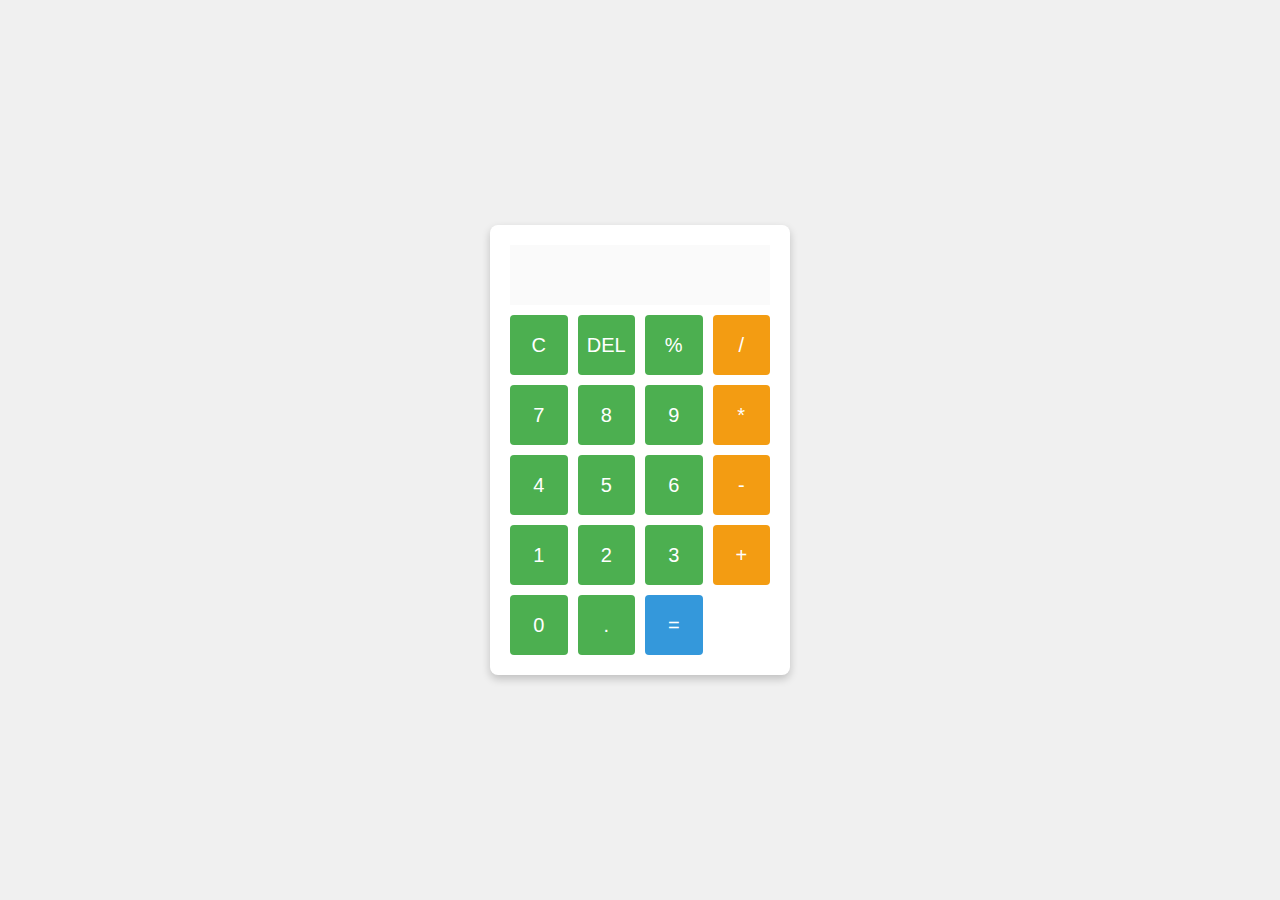
<file: calculator/index.html>
<!DOCTYPE html>
<html lang="en">
<head>
    <meta charset="UTF-8">
    <meta name="viewport" content="width=device-width, initial-scale=1.0">
    <title>Calculator</title>
    <link rel="stylesheet" href="styles.css">
</head>
<body>
    <div class="calculator">
        <input type="text" id="display" disabled />
        <div class="buttons">
            <button onclick="clearDisplay()">C</button>
            <button onclick="deleteLast()">DEL</button>
            <button onclick="appendToDisplay('%')">%</button>
            <button onclick="appendToDisplay('/')">/</button>
            <button onclick="appendToDisplay('7')">7</button>
            <button onclick="appendToDisplay('8')">8</button>
            <button onclick="appendToDisplay('9')">9</button>
            <button onclick="appendToDisplay('*')">*</button>
            <button onclick="appendToDisplay('4')">4</button>
            <button onclick="appendToDisplay('5')">5</button>
            <button onclick="appendToDisplay('6')">6</button>
            <button onclick="appendToDisplay('-')">-</button>
            <button onclick="appendToDisplay('1')">1</button>
            <button onclick="appendToDisplay('2')">2</button>
            <button onclick="appendToDisplay('3')">3</button>
            <button onclick="appendToDisplay('+')">+</button>
            <button onclick="appendToDisplay('0')">0</button>
            <button onclick="appendToDisplay('.')">.</button>
            <button onclick="calculate()">=</button>
        </div>
    </div>

    <script src="script.js"></script>
</body>
</html>
</file>
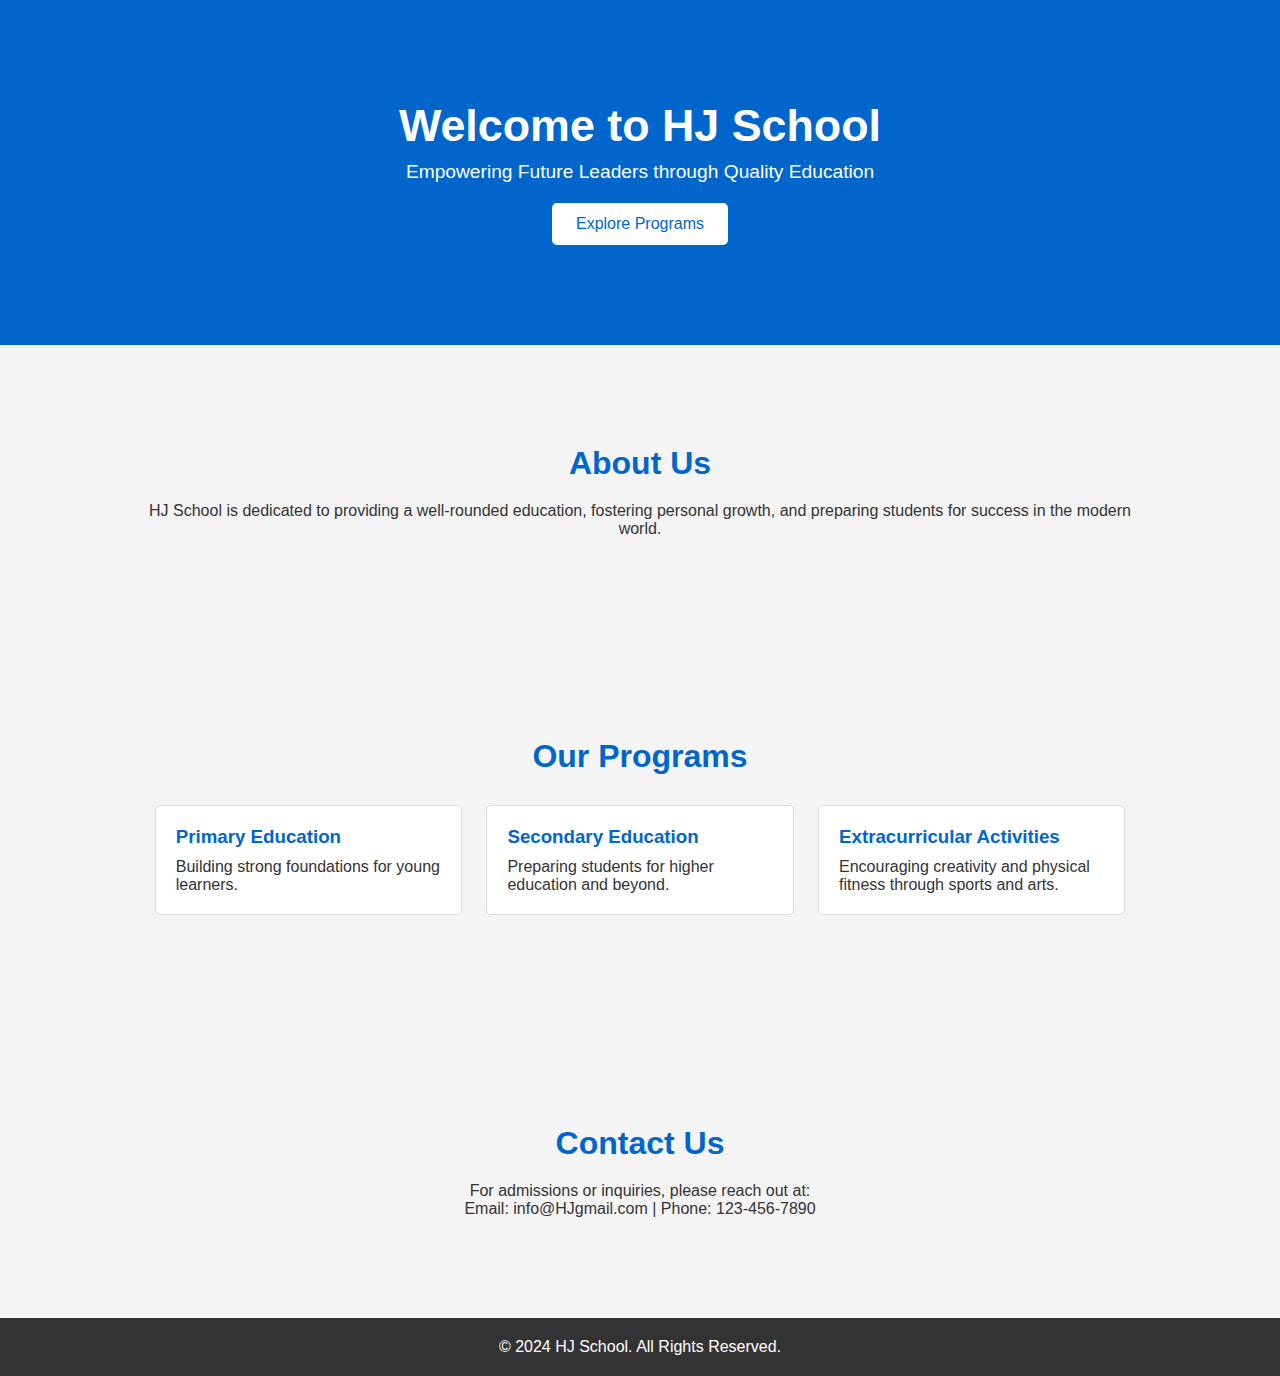
<file: landing page/index.html>
<!DOCTYPE html>
<html lang="en">
<head>
    <meta charset="UTF-8">
    <meta name="viewport" content="width=device-width, initial-scale=1.0">
    <title>School Landing Page</title>
    <link rel="stylesheet" href="styles.css">
</head>
<body>
    <header>
        <div class="container">
            <h1>Welcome to HJ School</h1>
            <p>Empowering Future Leaders through Quality Education</p>
            <button onclick="learnMore()">Explore Programs</button>
        </div>
    </header>

    <section class="about">
        <div class="container">
            <h2>About Us</h2>
            <p>HJ School is dedicated to providing a well-rounded education, fostering personal growth, and preparing students for success in the modern world.</p>
        </div>
    </section>

    <section class="programs">
        <div class="container">
            <h2>Our Programs</h2>
            <div class="program">
                <h3>Primary Education</h3>
                <p>Building strong foundations for young learners.</p>
            </div>
            <div class="program">
                <h3>Secondary Education</h3>
                <p>Preparing students for higher education and beyond.</p>
            </div>
            <div class="program">
                <h3>Extracurricular Activities</h3>
                <p>Encouraging creativity and physical fitness through sports and arts.</p>
            </div>
        </div>
    </section>

    <section class="contact">
        <div class="container">
            <h2>Contact Us</h2>
            <p>For admissions or inquiries, please reach out at:</p>
            <p>Email: info@HJgmail.com | Phone: 123-456-7890</p>
        </div>
    </section>

    <footer>
        <p>&copy; 2024 HJ School. All Rights Reserved.</p>
    </footer>

    <script src="script.js"></script>
</body>
</html>
</file>
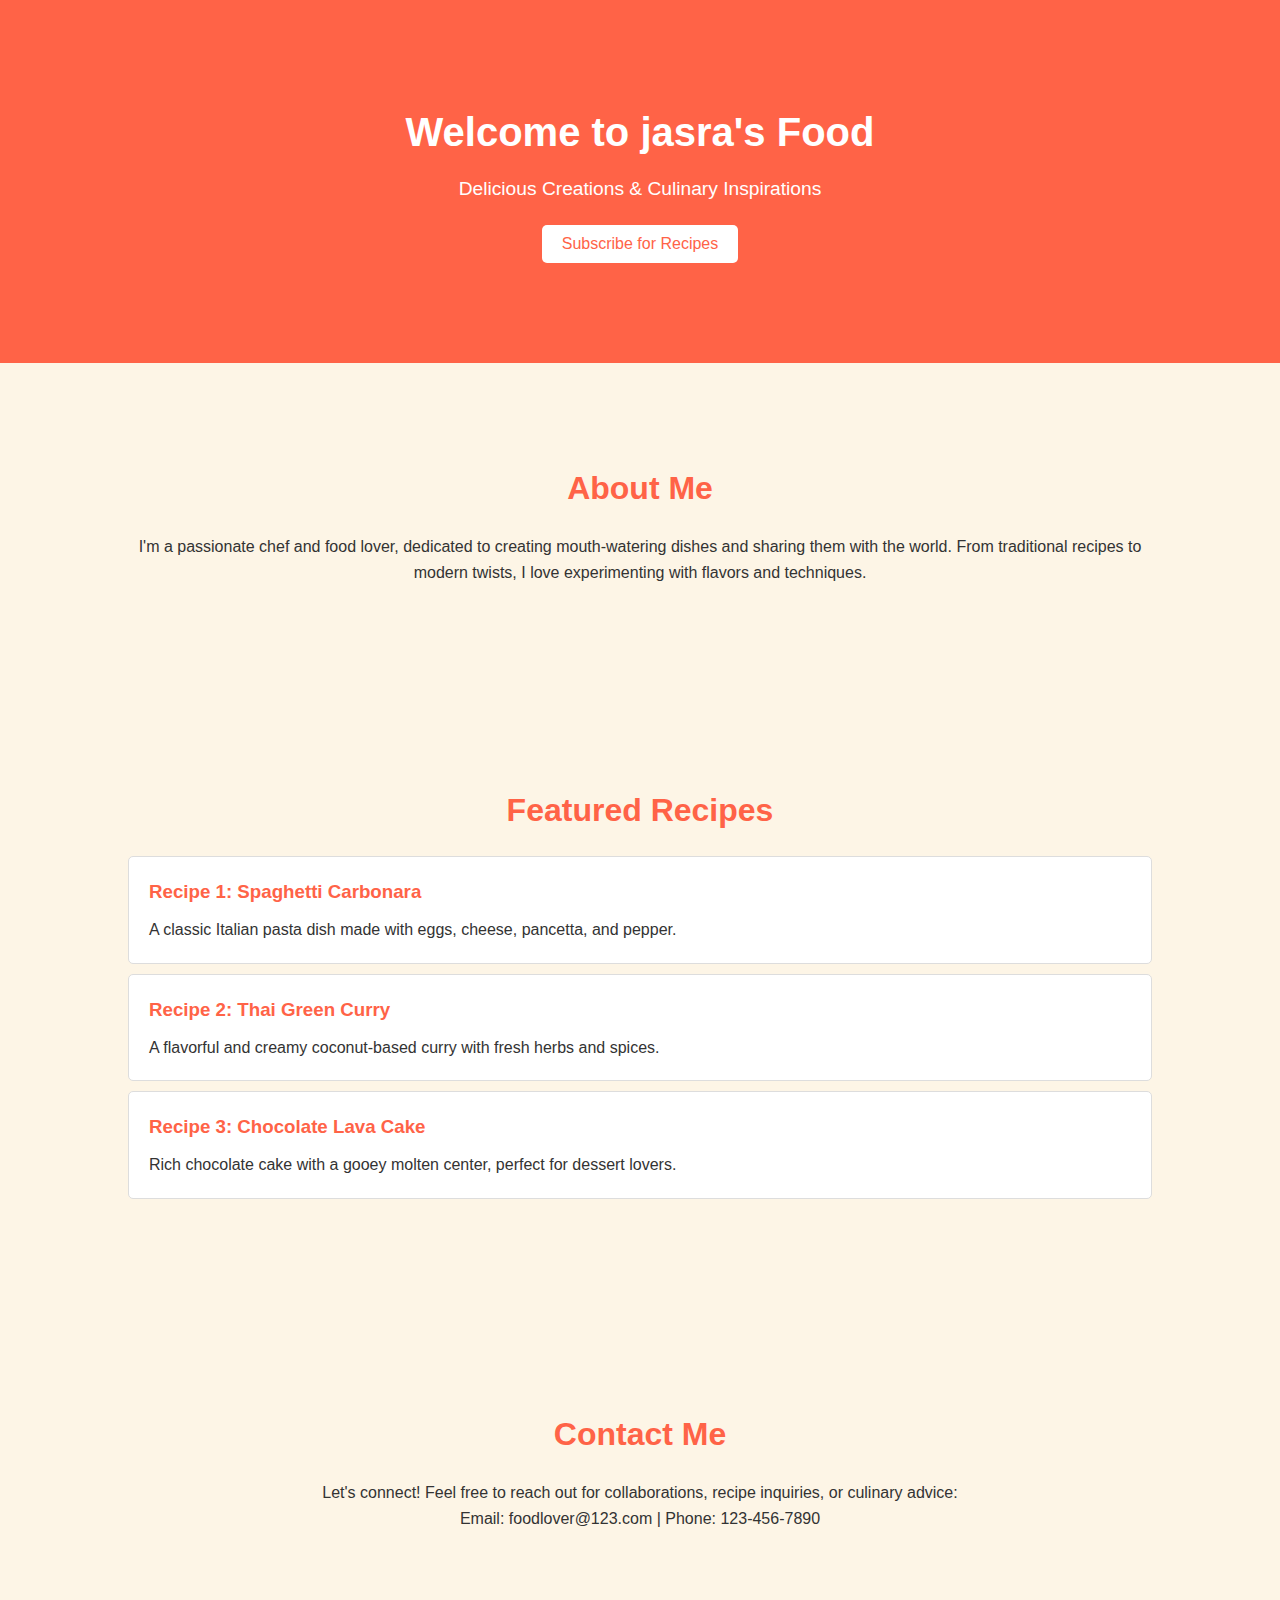
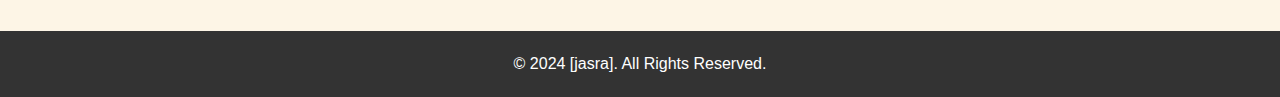
<file: protfolio/index.html>
<!DOCTYPE html>
<html lang="en">
<head>
    <meta charset="UTF-8">
    <meta name="viewport" content="width=device-width, initial-scale=1.0">
    <title>Food Portfolio</title>
    <link rel="stylesheet" href="styles.css">
</head>
<body>
    <header>
        <div class="container">
            <h1>Welcome to jasra's Food </h1>
            <p>Delicious Creations & Culinary Inspirations</p>
            <button onclick="subscribe()">Subscribe for Recipes</button>
        </div>
    </header>

    <section class="about">
        <div class="container">
            <h2>About Me</h2>
            <p>I'm a passionate chef and food lover, dedicated to creating mouth-watering dishes and sharing them with the world. From traditional recipes to modern twists, I love experimenting with flavors and techniques.</p>
        </div>
    </section>

    <section class="recipes">
        <div class="container">
            <h2>Featured Recipes</h2>
            <div class="recipe">
                <h3>Recipe 1: Spaghetti Carbonara</h3>
                <p>A classic Italian pasta dish made with eggs, cheese, pancetta, and pepper.</p>
            </div>
            <div class="recipe">
                <h3>Recipe 2: Thai Green Curry</h3>
                <p>A flavorful and creamy coconut-based curry with fresh herbs and spices.</p>
            </div>
            <div class="recipe">
                <h3>Recipe 3: Chocolate Lava Cake</h3>
                <p>Rich chocolate cake with a gooey molten center, perfect for dessert lovers.</p>
            </div>
        </div>
    </section>

    <section class="contact">
        <div class="container">
            <h2>Contact Me</h2>
            <p>Let's connect! Feel free to reach out for collaborations, recipe inquiries, or culinary advice:</p>
            <p>Email: foodlover@123.com | Phone: 123-456-7890</p>
        </div>
    </section>

    <footer>
        <p>&copy; 2024 [jasra]. All Rights Reserved.</p>
    </footer>

    <script src="script.js"></script>
</body>
</html>
</file>
<file: calculator/styles.css>
*{
    box-sizing: border-box;
}

body {
    display: flex;
    justify-content: center;
    align-items: center;
    height: 100vh;
    margin: 0;
    background-color: #f0f0f0;
    font-family: Arial, sans-serif;
}

.calculator {
    width: 300px;
    padding: 20px;
    border-radius: 8px;
    box-shadow: 0 4px 8px rgba(0, 0, 0, 0.2);
    background-color: #fff;
}

#display {
    width: 100%;
    height: 60px;
    border: none;
    text-align: right;
    font-size: 24px;
    padding: 10px;
    margin-bottom: 10px;
}

.buttons {
    display: grid;
    grid-template-columns: repeat(4, 1fr);
    gap: 10px;
}

button {
    height: 60px;
    font-size: 20px;
    border: none;
    border-radius: 4px;
    cursor: pointer;
    background-color: #4CAF50;
    color: white;
    transition: background-color 0.3s;
}

button:hover {
    background-color: #45a049;
}

button:nth-child(4n) {
    background-color: #f39c12;
}

button:nth-child(4n):hover {
    background-color: #e67e22;
}

button:last-child {
    background-color: #3498db;
}

button:last-child:hover {
    background-color: #2980b9;
}
function appendToDisplay(value) {
    document.getElementById('display').value += value;
}

function clearDisplay() {
    document.getElementById('display').value = '';
}

function deleteLast() {
    let display = document.getElementById('display');
    display.value = display.value.slice(0, -1);
}

function calculate() {
    let display = document.getElementById('display');
    try {
        display.value = eval(display.value);
    } catch {
        display.value = 'Error';
    }
}
</file>
<file: landing page/styles.css>
* {
    margin: 0;
    padding: 0;
    box-sizing: border-box;
}

body {
    font-family: Arial, sans-serif;
    color: #333;
}

header {
    background: #0066cc;
    color: #fff;
    padding: 60px 0;
    text-align: center;
}

header h1 {
    font-size: 2.8em;
}

header p {
    font-size: 1.2em;
    margin: 10px 0 20px;
}

header button {
    padding: 12px 24px;
    font-size: 1em;
    background: #fff;
    color: #0066cc;
    border: none;
    border-radius: 5px;
    cursor: pointer;
}

header button:hover {
    background: #ffcc00;
}

.container {
    width: 80%;
    margin: 0 auto;
    text-align: center;
    padding: 40px 0;
}

h2 {
    font-size: 2em;
    color: #0066cc;
    margin-bottom: 20px;
}

.about, .programs, .contact {
    background: #f4f4f4;
    padding: 60px 0;
}

.programs .program {
    display: inline-block;
    width: 30%;
    padding: 20px;
    margin: 10px;
    background: #fff;
    border: 1px solid #ddd;
    border-radius: 5px;
    text-align: left;
}

.program h3 {
    color: #0066cc;
    margin-bottom: 10px;
}

footer {
    background: #333;
    color: #fff;
    padding: 20px 0;
    text-align: center;
}
</file>
<file: protfolio/styles.css>
* {
    margin: 0;
    padding: 0;
    box-sizing: border-box;
}

body {
    font-family: Arial, sans-serif;
    color: #333333;
    background: hsl(256, 100%, 97%);
    line-height: 1.6;
}

header {
    background: #ff6347;
    color: #fff;
    padding: 60px 0;
    text-align: center;
}

header h1 {
    font-size: 2.5em;
}

header p {
    font-size: 1.2em;
    margin: 10px 0 20px;
}

header button {
    padding: 10px 20px;
    font-size: 1em;
    color: #ff6347;
    background-color: #fff;
    border: none;
    border-radius: 5px;
    cursor: pointer;
}

header button:hover {
    background-color: #ffa07a;
}

.container {
    width: 80%;
    margin: 0 auto;
    text-align: center;
    padding: 40px 0;
}

h2 {
    font-size: 2em;
    color: #ff6347;
    margin-bottom: 20px;
}

.about, .recipes, .contact {
    padding: 60px 0;
    background: #fdf5e6;
}

.recipes .recipe {
    background: #fff;
    padding: 20px;
    margin: 10px 0;
    border: 1px solid #ddd;
    border-radius: 5px;
    text-align: left;
}

.recipe h3 {
    color: #ff6347;
    margin-bottom: 10px;
}

footer {
    background: #333;
    color: #fff;
    padding: 20px 0;
    text-align: center;
}
</file>
